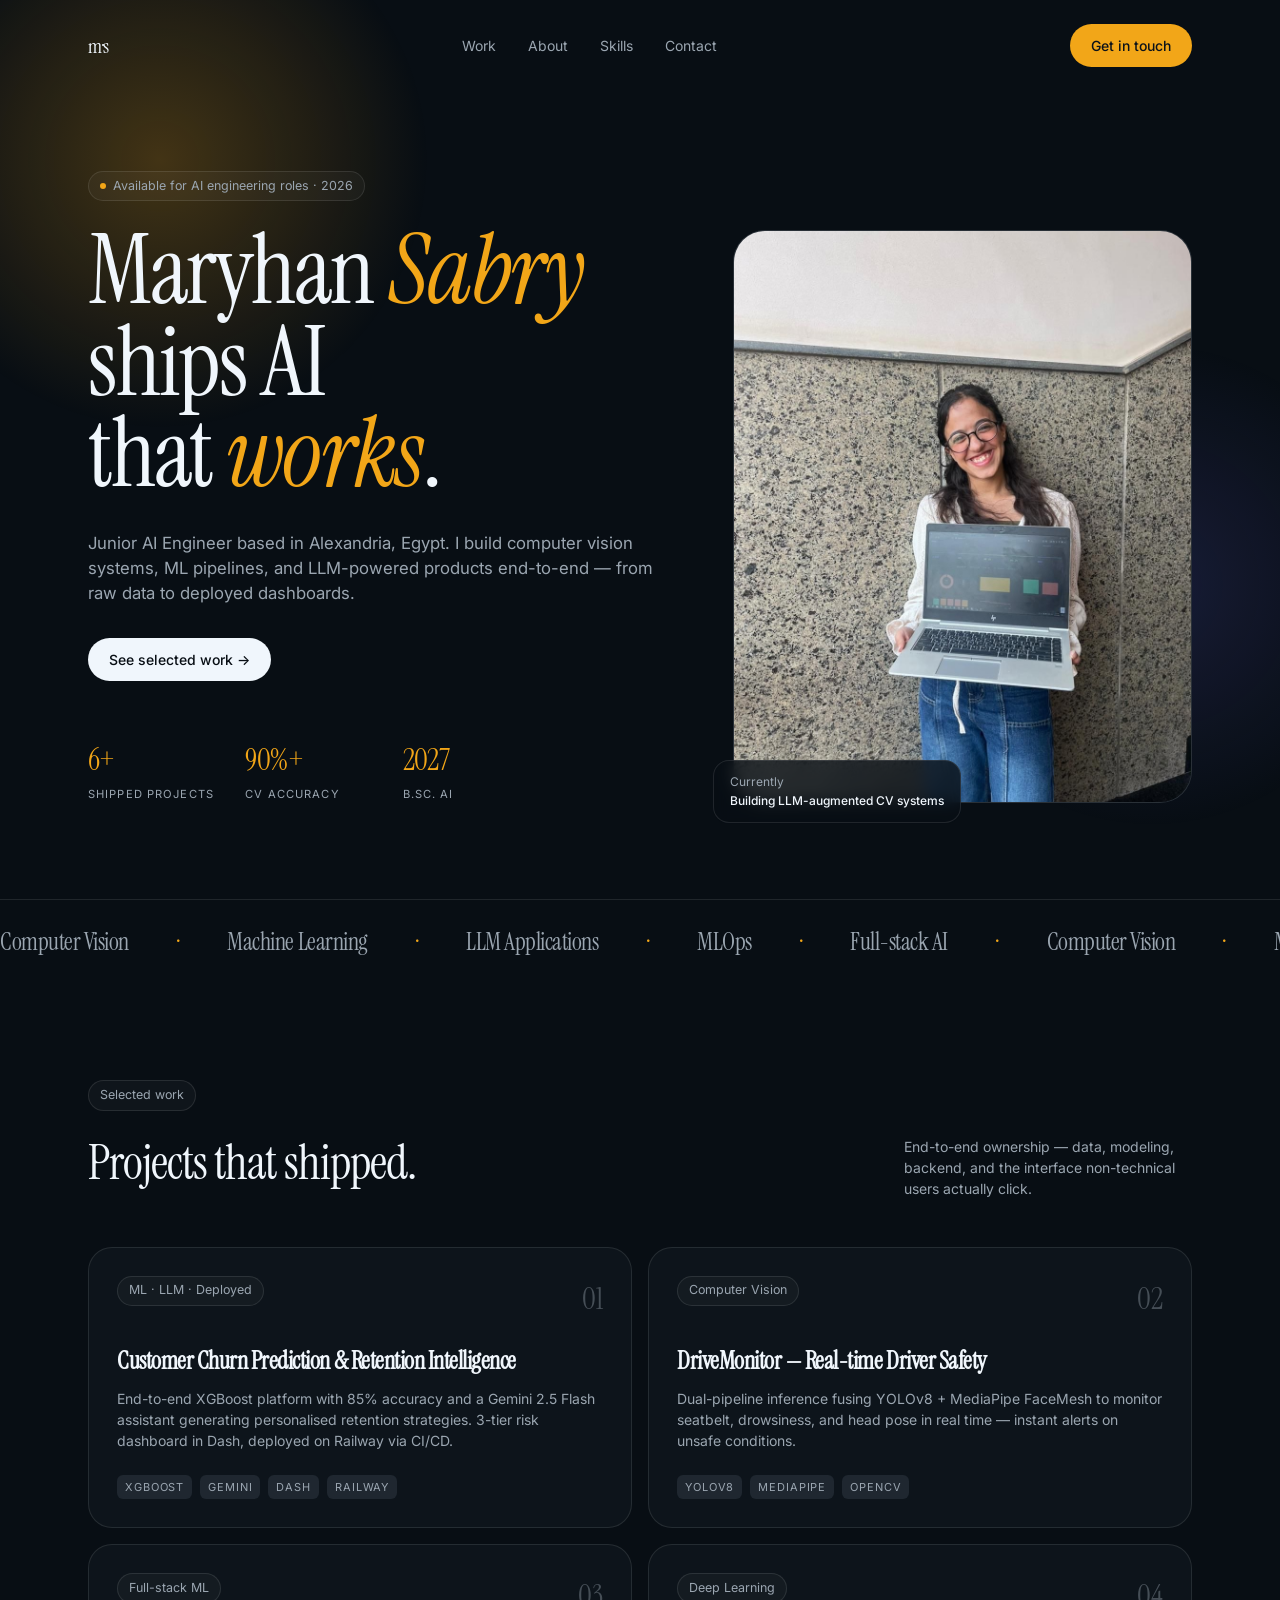
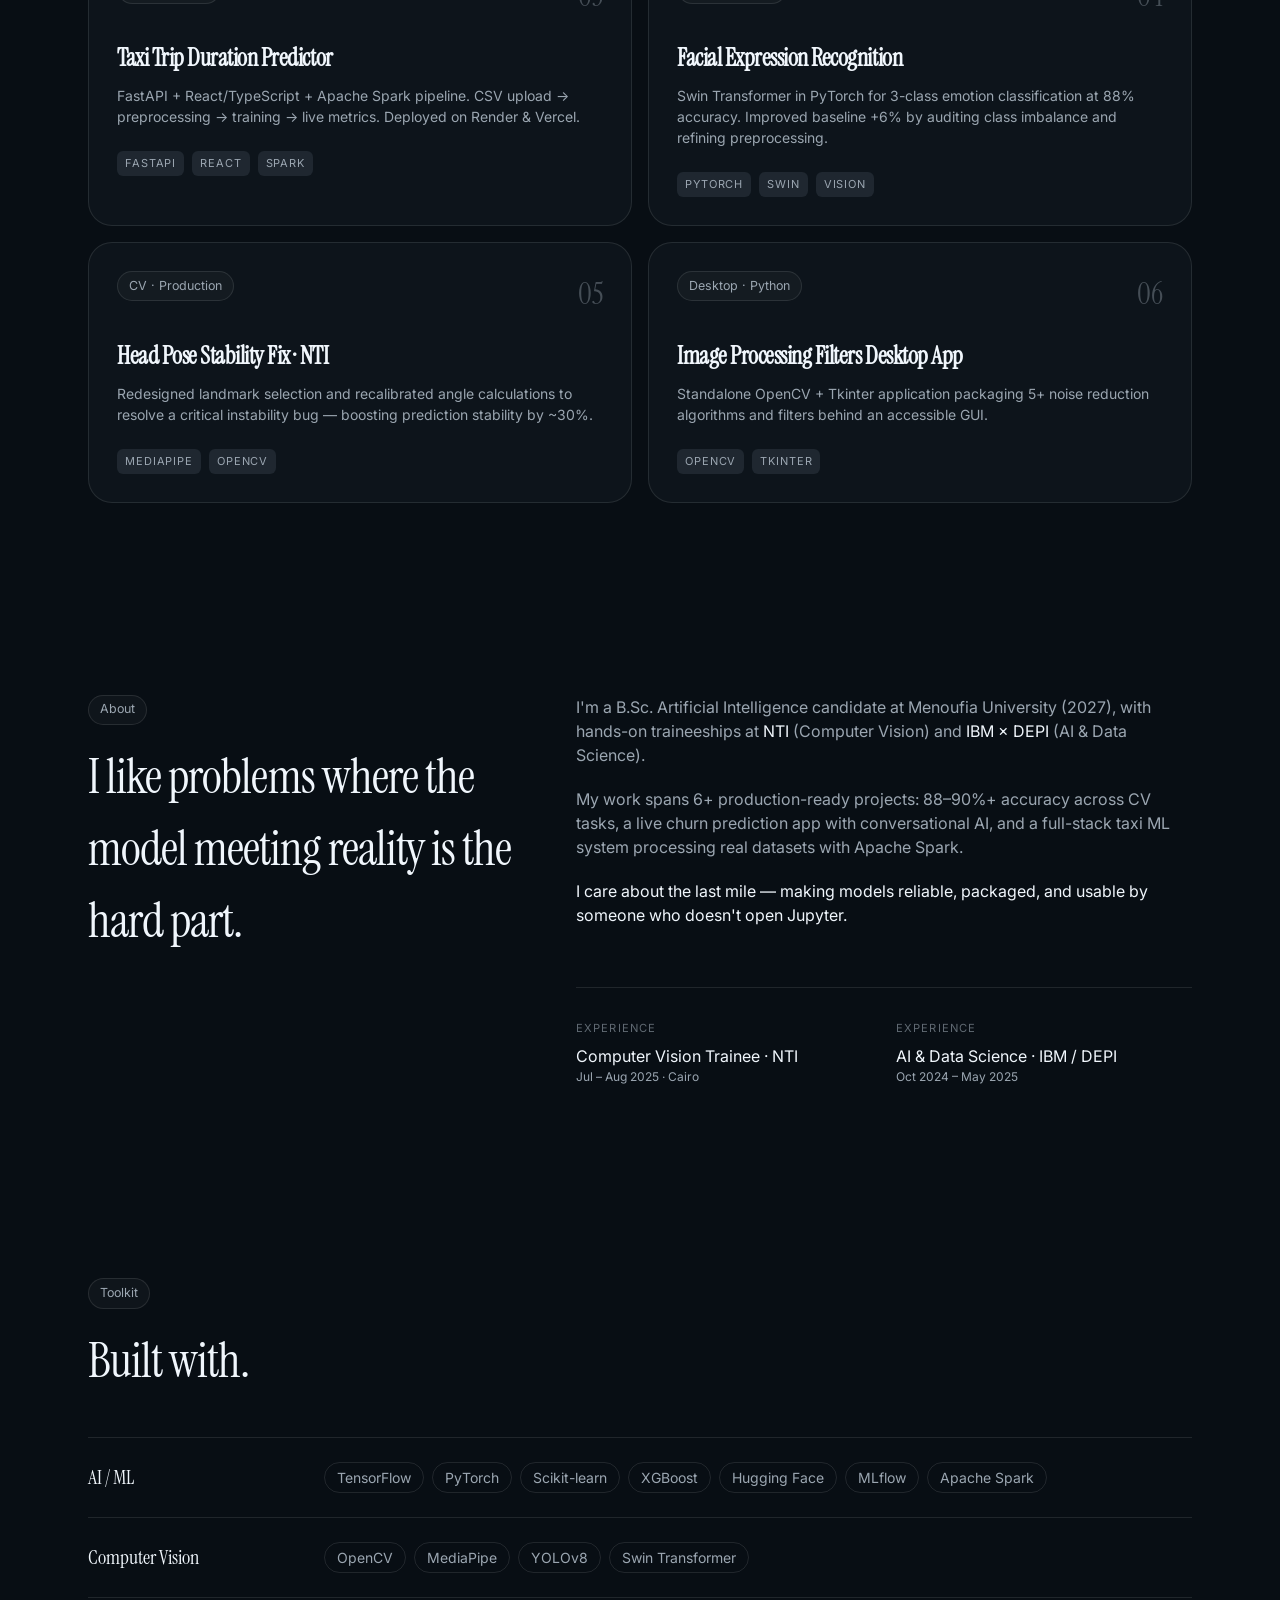
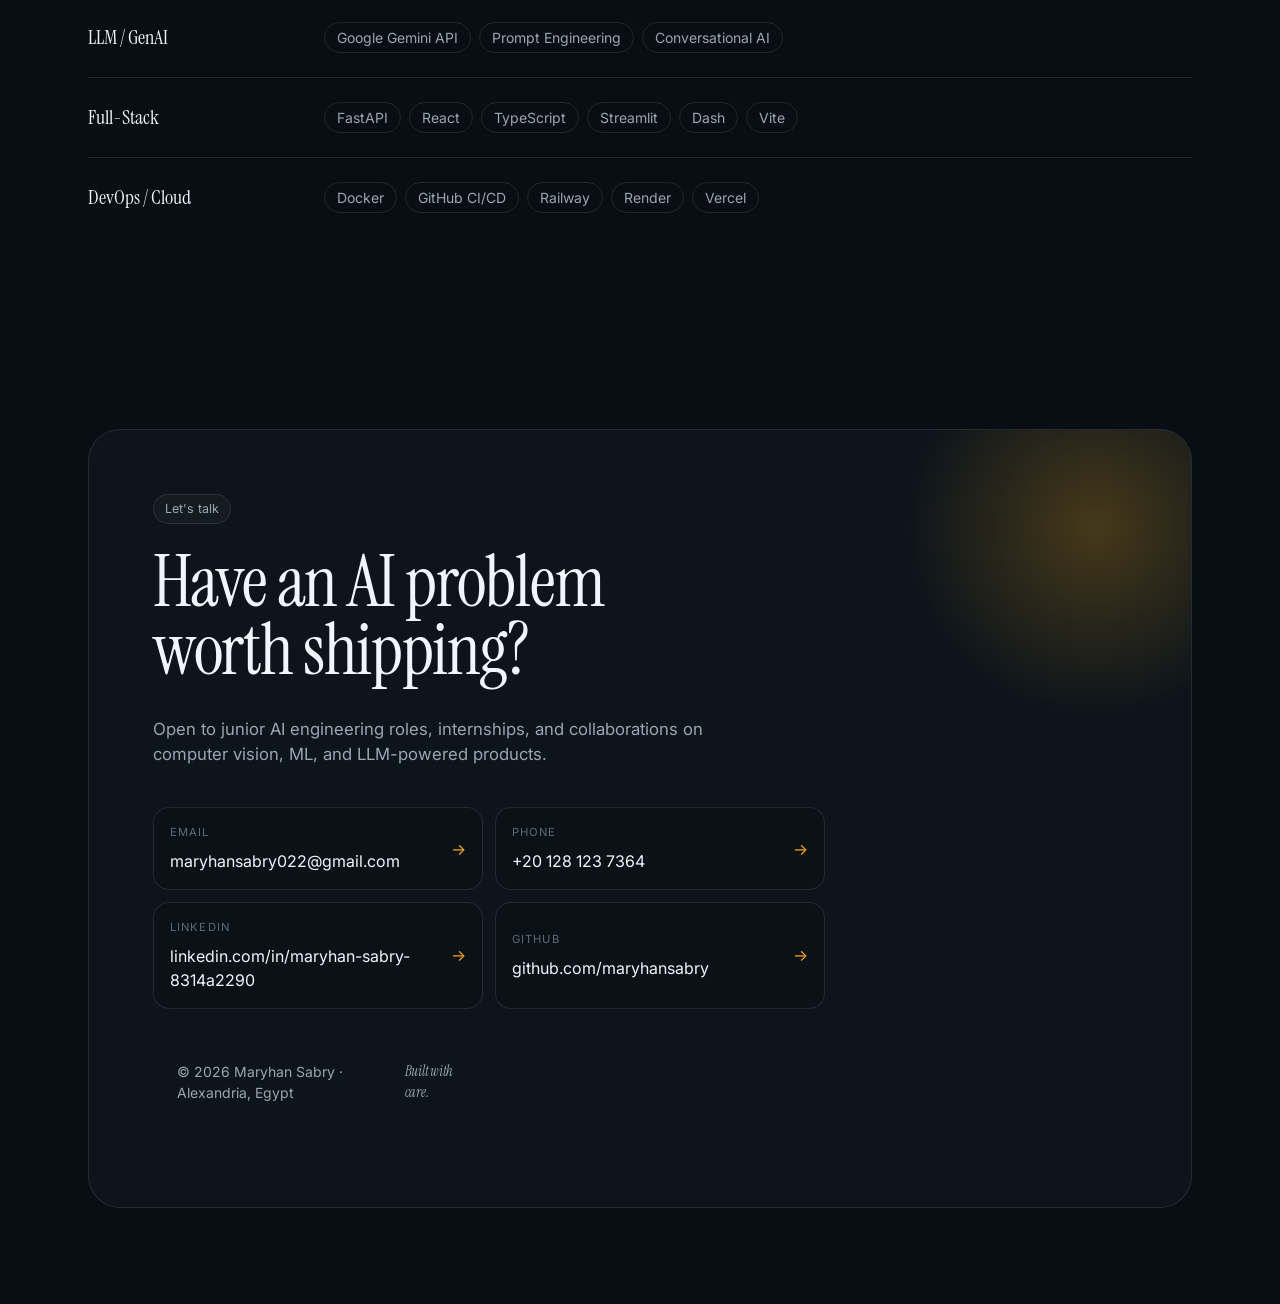
<file: index.html>
<!DOCTYPE html>
<html lang="en">
<head>
<meta charset="UTF-8" />
<meta name="viewport" content="width=device-width, initial-scale=1" />
<title>Maryhan Sabry — Junior AI Engineer</title>
<meta name="description" content="Portfolio of Maryhan Sabry — Junior AI Engineer. Computer vision, ML pipelines, and LLM-powered applications." />
<link rel="preconnect" href="https://fonts.googleapis.com">
<link rel="preconnect" href="https://fonts.gstatic.com" crossorigin>
<link href="https://fonts.googleapis.com/css2?family=Inter:wght@400;500;600&family=Instrument+Serif:ital@0;1&display=swap" rel="stylesheet">
<link rel="stylesheet" href="styles.css" />
</head>
<body>

<!-- Ambient backdrop -->
<div class="backdrop" aria-hidden="true">
  <div class="glow glow-1"></div>
  <div class="glow glow-2"></div>
</div>

<!-- Nav -->
<header class="nav container">
  <a href="#top" class="logo font-display">m·s</a>
  <nav class="nav-links">
    <a href="#work">Work</a>
    <a href="#about">About</a>
    <a href="#skills">Skills</a>
    <a href="#contact">Contact</a>
  </nav>
  <a href="mailto:maryhansabry022@gmail.com" class="btn btn-accent">Get in touch</a>
</header>

<!-- Hero -->
<section id="top" class="hero container">
  <div class="hero-text">
    <span class="chip"><span class="dot"></span>Available for AI engineering roles · 2026</span>
    <h1 class="font-display display">
      Maryhan <em>Sabry</em><br />
      ships AI<br />
      that <em>works</em>.
    </h1>
    <p class="lead">
      Junior AI Engineer based in Alexandria, Egypt. I build computer vision systems,
      ML pipelines, and LLM-powered products end-to-end — from raw data to deployed dashboards.
    </p>
    <div class="cta-row">
      <a href="#work" class="btn btn-dark">See selected work →</a>
      <!-- <a href="#contact" class="btn btn-ghost"></a> -->
    </div>
    <dl class="stats">
      <div><dt class="font-display">6+</dt><dd>shipped projects</dd></div>
      <div><dt class="font-display">90%+</dt><dd>CV accuracy</dd></div>
      <div><dt class="font-display">2027</dt><dd>B.Sc. AI</dd></div>
    </dl>
  </div>

  <div class="hero-photo">
    <div class="photo-frame grain">
      <img src="maryhan.jpg" alt="Maryhan Sabry" />
    </div>
    <div class="photo-badge">
      <div class="muted">Currently</div>
      <div class="badge-title">Building LLM-augmented CV systems</div>
    </div>
  </div>
</section>

<!-- Marquee -->
<div class="marquee-wrap hairline">
  <div class="marquee font-display" id="marquee"></div>
</div>

<!-- Work -->
<section id="work" class="container section">
  <div class="section-head">
    <div>
      <div class="chip">Selected work</div>
      <h2 class="font-display h2">Projects that shipped.</h2>
    </div>
    <p class="section-aside">End-to-end ownership — data, modeling, backend, and the interface non-technical users actually click.</p>
  </div>
  <div class="grid-projects" id="projects"></div>
</section>

<!-- About -->
<section id="about" class="container section">
  <div class="about-grid">
    <div>
      <div class="chip">About</div>
      <h2 class="font-display h2">I like problems where the model meeting reality is the hard part.</h2>
    </div>
    <div class="about-text">
      <p>I'm a B.Sc. Artificial Intelligence candidate at Menoufia University (2027), with hands-on traineeships at <span class="fg">NTI</span> (Computer Vision) and <span class="fg">IBM × DEPI</span> (AI &amp; Data Science).</p>
      <p>My work spans 6+ production-ready projects: 88–90%+ accuracy across CV tasks, a live churn prediction app with conversational AI, and a full-stack taxi ML system processing real datasets with Apache Spark.</p>
      <p class="fg">I care about the last mile — making models reliable, packaged, and usable by someone who doesn't open Jupyter.</p>
      <div class="hairline exp-grid">
        <div>
          <div class="kicker">Experience</div>
          <div class="fg mt">Computer Vision Trainee · NTI</div>
          <div class="muted small">Jul – Aug 2025 · Cairo</div>
        </div>
        <div>
          <div class="kicker">Experience</div>
          <div class="fg mt">AI &amp; Data Science · IBM / DEPI</div>
          <div class="muted small">Oct 2024 – May 2025</div>
        </div>
      </div>
    </div>
  </div>
</section>

<!-- Skills -->
<section id="skills" class="container section">
  <div class="chip">Toolkit</div>
  <h2 class="font-display h2">Built with.</h2>
  <div class="hairline skills-list" id="skills-list"></div>
</section>

<!-- Contact -->
<section id="contact" class="container section">
  <div class="contact-card">
    <div class="glow glow-contact" aria-hidden="true"></div>
    <div class="contact-inner">
      <div class="chip">Let's talk</div>
      <h2 class="font-display display-sm">Have an AI problem<br />worth shipping?</h2>
      <p class="lead">Open to junior AI engineering roles, internships, and collaborations on computer vision, ML, and LLM-powered products.</p>
      <div class="contact-grid">
        <a href="mailto:maryhansabry022@gmail.com" class="contact-item">
          <div><div class="kicker">Email</div><div class="mt fg">maryhansabry022@gmail.com</div></div><span class="arrow">→</span>
        </a>
        <!-- <a href="tel:+201281237364" class="contact-item"> -->
<a href="https://wa.me/qr/5JEZKEANE3GCG1" target="_blank" class="contact-item">
  <div>
    <div class="kicker">Phone</div>
    <div class="mt fg">+20 128 123 7364</div>
  </div>
  <span class="arrow">→</span>
</a>

<a href="https://www.linkedin.com/in/maryhan-sabry-8314a2290/" target="_blank" class="contact-item">
  <div>
    <div class="kicker">LinkedIn</div>
    <div class="mt fg">linkedin.com/in/maryhan-sabry-8314a2290</div>
  </div>
  <span class="arrow">→</span>
</a>

<a href="https://github.com/maryhansabry/" target="_blank" class="contact-item">
  <div>
    <div class="kicker">GitHub</div>
    <div class="mt fg">github.com/maryhansabry</div>
  </div>
  <span class="arrow">→</span>
</a>

<footer class="container footer">
  <div id="year-line">© Maryhan Sabry · Alexandria, Egypt</div>
  <div class="font-display"><em>Built with care.</em></div>
</footer>

<script src="script.js"></script>
</body>
</html>
</file>
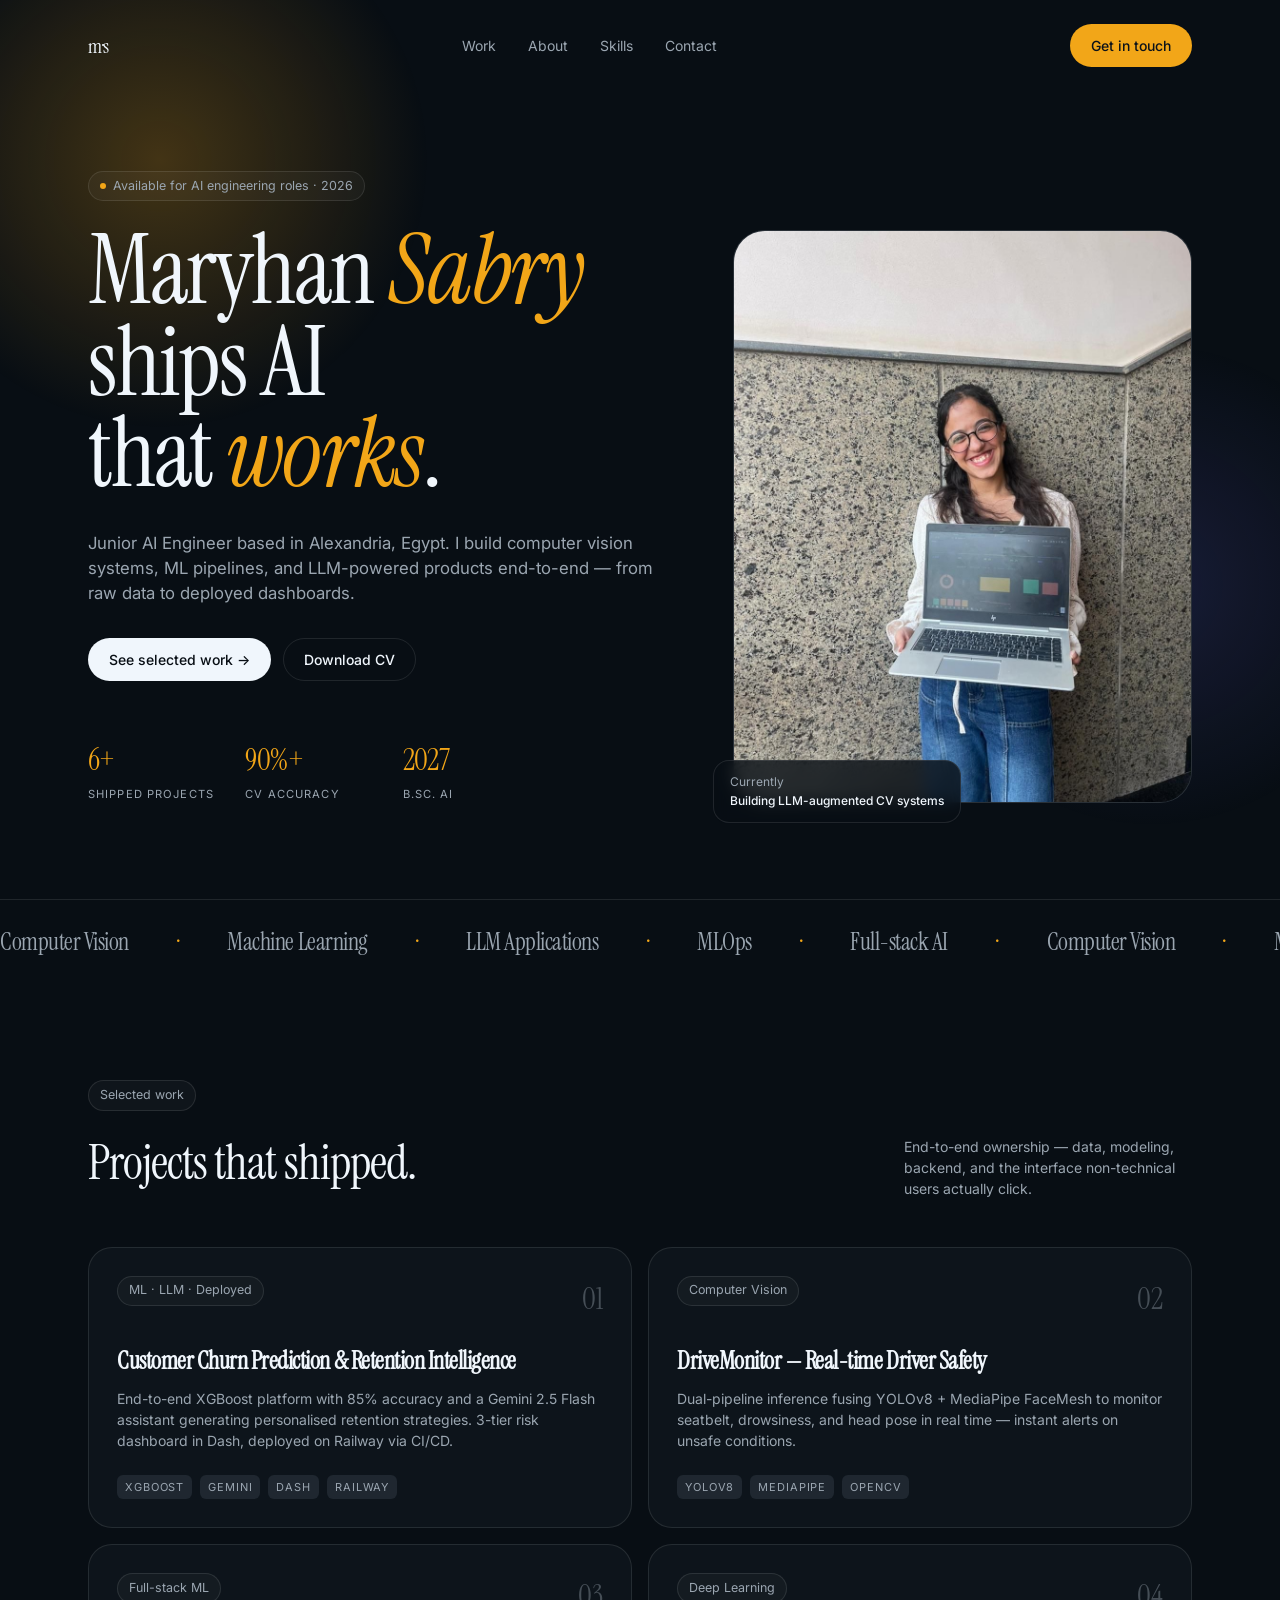
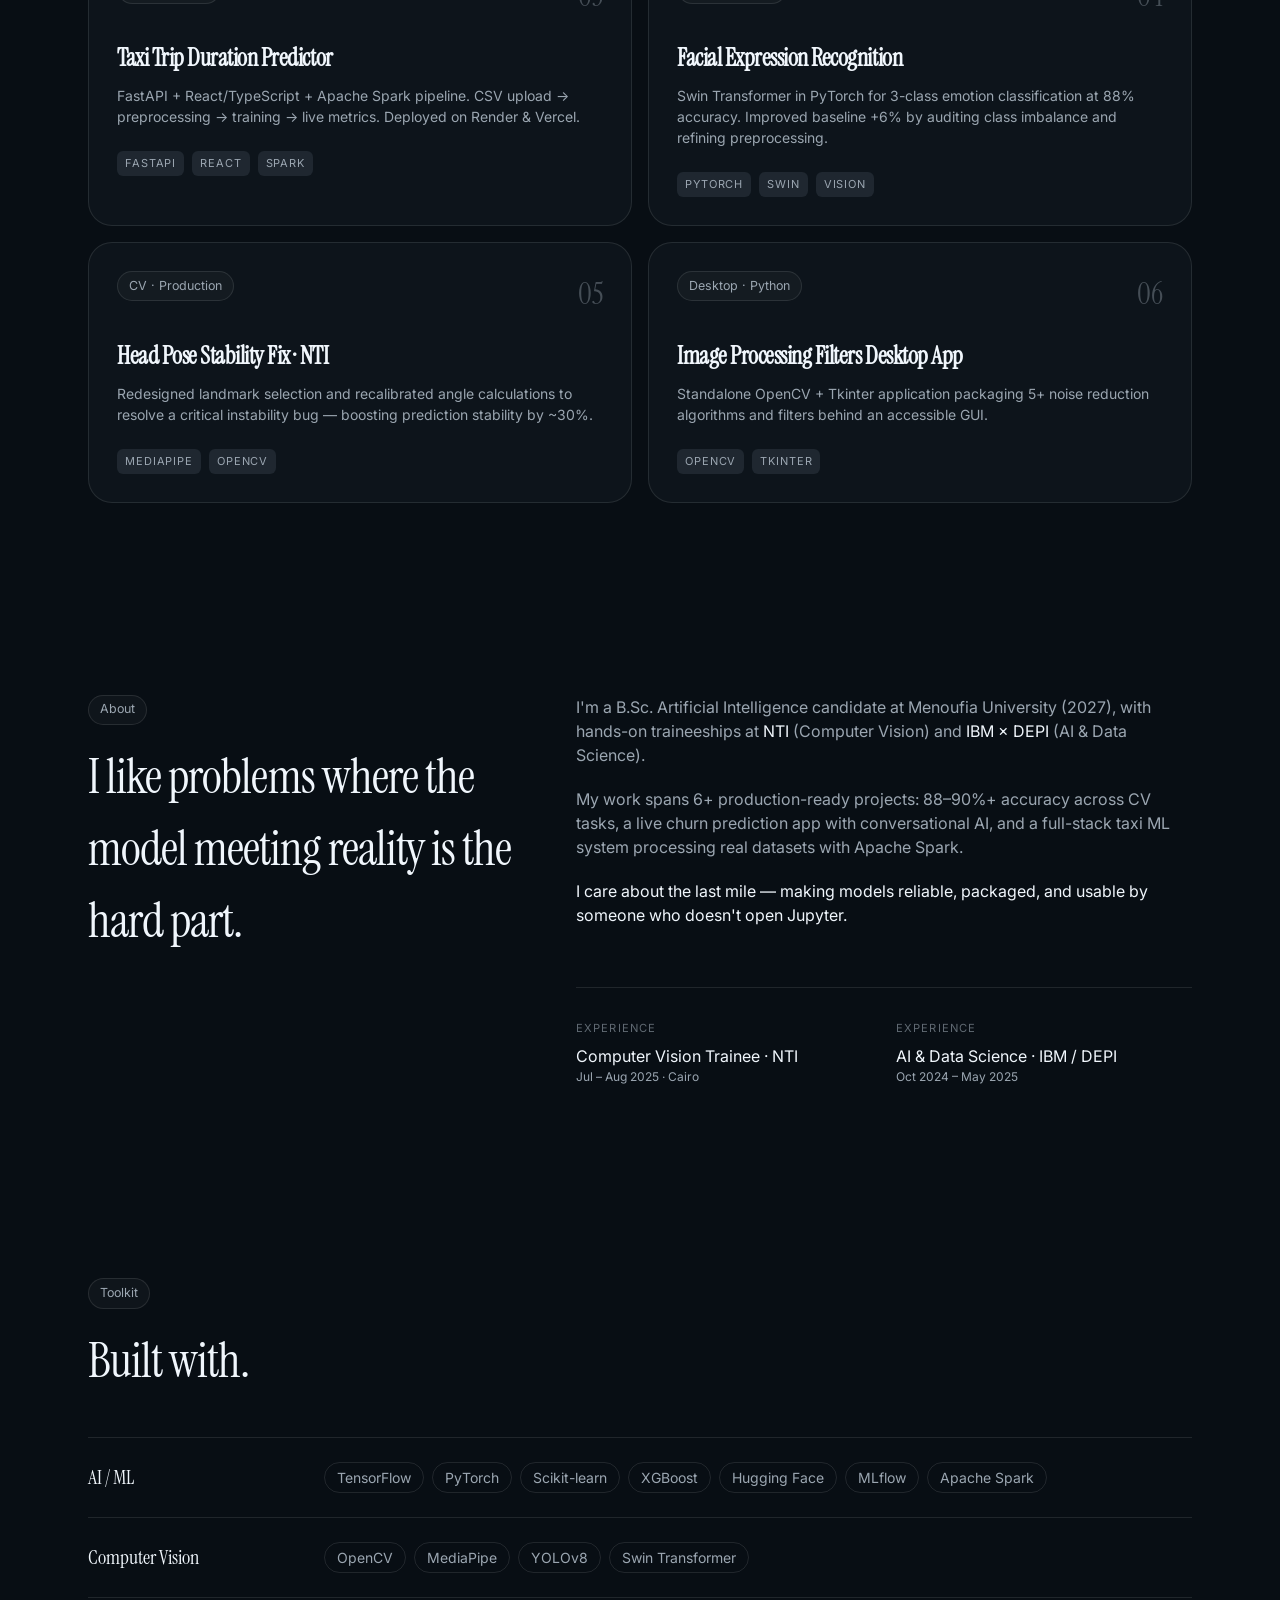
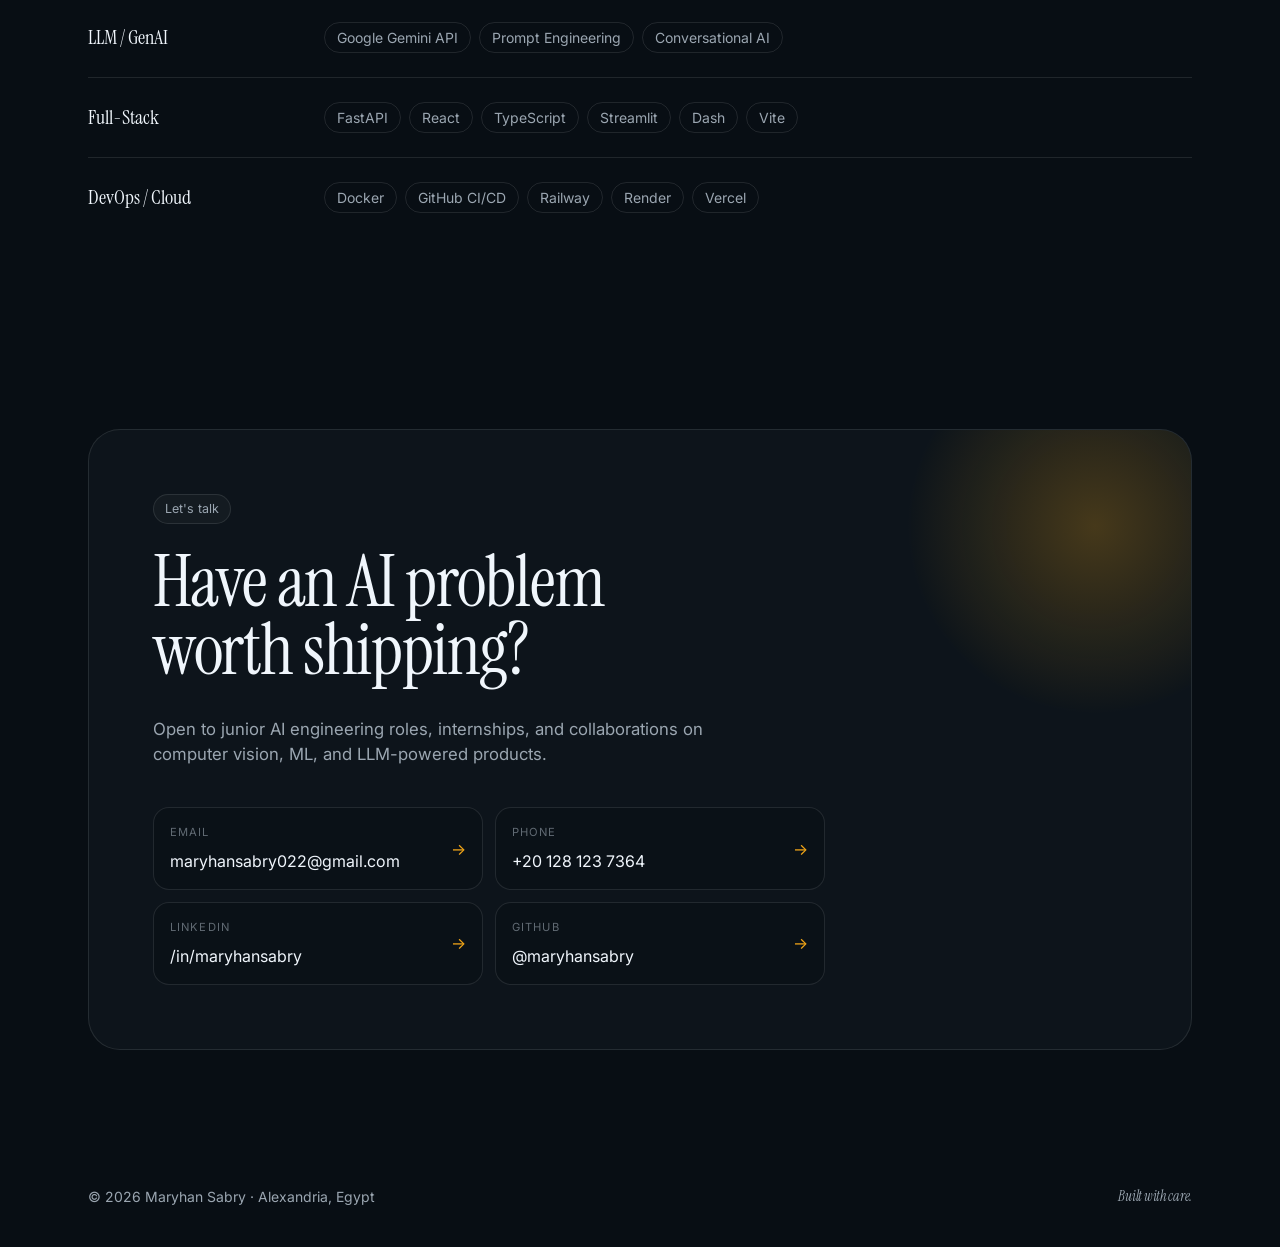
<file: index (1).html>
<!DOCTYPE html>
<html lang="en">
<head>
<meta charset="UTF-8" />
<meta name="viewport" content="width=device-width, initial-scale=1" />
<title>Maryhan Sabry — Junior AI Engineer</title>
<meta name="description" content="Portfolio of Maryhan Sabry — Junior AI Engineer. Computer vision, ML pipelines, and LLM-powered applications." />
<link rel="preconnect" href="https://fonts.googleapis.com">
<link rel="preconnect" href="https://fonts.gstatic.com" crossorigin>
<link href="https://fonts.googleapis.com/css2?family=Inter:wght@400;500;600&family=Instrument+Serif:ital@0;1&display=swap" rel="stylesheet">
<link rel="stylesheet" href="styles.css" />
</head>
<body>

<!-- Ambient backdrop -->
<div class="backdrop" aria-hidden="true">
  <div class="glow glow-1"></div>
  <div class="glow glow-2"></div>
</div>

<!-- Nav -->
<header class="nav container">
  <a href="#top" class="logo font-display">m·s</a>
  <nav class="nav-links">
    <a href="#work">Work</a>
    <a href="#about">About</a>
    <a href="#skills">Skills</a>
    <a href="#contact">Contact</a>
  </nav>
  <a href="mailto:maryhansabry022@gmail.com" class="btn btn-accent">Get in touch</a>
</header>

<!-- Hero -->
<section id="top" class="hero container">
  <div class="hero-text">
    <span class="chip"><span class="dot"></span>Available for AI engineering roles · 2026</span>
    <h1 class="font-display display">
      Maryhan <em>Sabry</em><br />
      ships AI<br />
      that <em>works</em>.
    </h1>
    <p class="lead">
      Junior AI Engineer based in Alexandria, Egypt. I build computer vision systems,
      ML pipelines, and LLM-powered products end-to-end — from raw data to deployed dashboards.
    </p>
    <div class="cta-row">
      <a href="#work" class="btn btn-dark">See selected work →</a>
      <a href="#contact" class="btn btn-ghost">Download CV</a>
    </div>
    <dl class="stats">
      <div><dt class="font-display">6+</dt><dd>shipped projects</dd></div>
      <div><dt class="font-display">90%+</dt><dd>CV accuracy</dd></div>
      <div><dt class="font-display">2027</dt><dd>B.Sc. AI</dd></div>
    </dl>
  </div>

  <div class="hero-photo">
    <div class="photo-frame grain">
      <img src="maryhan.jpg" alt="Maryhan Sabry" />
    </div>
    <div class="photo-badge">
      <div class="muted">Currently</div>
      <div class="badge-title">Building LLM-augmented CV systems</div>
    </div>
  </div>
</section>

<!-- Marquee -->
<div class="marquee-wrap hairline">
  <div class="marquee font-display" id="marquee"></div>
</div>

<!-- Work -->
<section id="work" class="container section">
  <div class="section-head">
    <div>
      <div class="chip">Selected work</div>
      <h2 class="font-display h2">Projects that shipped.</h2>
    </div>
    <p class="section-aside">End-to-end ownership — data, modeling, backend, and the interface non-technical users actually click.</p>
  </div>
  <div class="grid-projects" id="projects"></div>
</section>

<!-- About -->
<section id="about" class="container section">
  <div class="about-grid">
    <div>
      <div class="chip">About</div>
      <h2 class="font-display h2">I like problems where the model meeting reality is the hard part.</h2>
    </div>
    <div class="about-text">
      <p>I'm a B.Sc. Artificial Intelligence candidate at Menoufia University (2027), with hands-on traineeships at <span class="fg">NTI</span> (Computer Vision) and <span class="fg">IBM × DEPI</span> (AI &amp; Data Science).</p>
      <p>My work spans 6+ production-ready projects: 88–90%+ accuracy across CV tasks, a live churn prediction app with conversational AI, and a full-stack taxi ML system processing real datasets with Apache Spark.</p>
      <p class="fg">I care about the last mile — making models reliable, packaged, and usable by someone who doesn't open Jupyter.</p>
      <div class="hairline exp-grid">
        <div>
          <div class="kicker">Experience</div>
          <div class="fg mt">Computer Vision Trainee · NTI</div>
          <div class="muted small">Jul – Aug 2025 · Cairo</div>
        </div>
        <div>
          <div class="kicker">Experience</div>
          <div class="fg mt">AI &amp; Data Science · IBM / DEPI</div>
          <div class="muted small">Oct 2024 – May 2025</div>
        </div>
      </div>
    </div>
  </div>
</section>

<!-- Skills -->
<section id="skills" class="container section">
  <div class="chip">Toolkit</div>
  <h2 class="font-display h2">Built with.</h2>
  <div class="hairline skills-list" id="skills-list"></div>
</section>

<!-- Contact -->
<section id="contact" class="container section">
  <div class="contact-card">
    <div class="glow glow-contact" aria-hidden="true"></div>
    <div class="contact-inner">
      <div class="chip">Let's talk</div>
      <h2 class="font-display display-sm">Have an AI problem<br />worth shipping?</h2>
      <p class="lead">Open to junior AI engineering roles, internships, and collaborations on computer vision, ML, and LLM-powered products.</p>
      <div class="contact-grid">
        <a href="mailto:maryhansabry022@gmail.com" class="contact-item">
          <div><div class="kicker">Email</div><div class="mt fg">maryhansabry022@gmail.com</div></div><span class="arrow">→</span>
        </a>
        <a href="tel:+201281237364" class="contact-item">
          <div><div class="kicker">Phone</div><div class="mt fg">+20 128 123 7364</div></div><span class="arrow">→</span>
        </a>
        <a href="#" class="contact-item">
          <div><div class="kicker">LinkedIn</div><div class="mt fg">/in/maryhansabry</div></div><span class="arrow">→</span>
        </a>
        <a href="#" class="contact-item">
          <div><div class="kicker">GitHub</div><div class="mt fg">@maryhansabry</div></div><span class="arrow">→</span>
        </a>
      </div>
    </div>
  </div>
</section>

<footer class="container footer">
  <div id="year-line">© Maryhan Sabry · Alexandria, Egypt</div>
  <div class="font-display"><em>Built with care.</em></div>
</footer>

<script src="script.js"></script>
</body>
</html>
</file>
<file: styles.css>
:root {
  --background: oklch(0.16 0.015 250);
  --surface: oklch(0.21 0.02 250);
  --foreground: oklch(0.97 0.01 250);
  --muted: oklch(0.27 0.02 250);
  --muted-foreground: oklch(0.72 0.02 250);
  --accent: oklch(0.78 0.16 75);
  --accent-foreground: oklch(0.18 0.02 250);
  --border: oklch(1 0 0 / 10%);
  --font-display: "Instrument Serif", ui-serif, Georgia, serif;
  --font-sans: "Inter", ui-sans-serif, system-ui, sans-serif;
}

* { box-sizing: border-box; margin: 0; padding: 0; border-color: var(--border); }
html { scroll-behavior: smooth; }
body {
  background: var(--background);
  color: var(--foreground);
  font-family: var(--font-sans);
  -webkit-font-smoothing: antialiased;
  font-size: 16px;
  line-height: 1.5;
  overflow-x: hidden;
}
a { color: inherit; text-decoration: none; }
img { display: block; max-width: 100%; }
em { font-style: italic; }
::selection { background: var(--accent); color: var(--accent-foreground); }

.font-display { font-family: var(--font-display); font-weight: 400; letter-spacing: -0.02em; }
.fg { color: var(--foreground); }
.muted { color: var(--muted-foreground); }
.small { font-size: 0.75rem; }
.mt { margin-top: 0.5rem; }
.kicker { font-size: 0.7rem; text-transform: uppercase; letter-spacing: 0.1em; color: oklch(0.72 0.02 250 / 0.6); }
.hairline { border-top: 1px solid var(--border); }

.container { max-width: 72rem; margin: 0 auto; padding-left: 1.5rem; padding-right: 1.5rem; }

/* Backdrop glows */
.backdrop { position: fixed; inset: 0; z-index: -1; pointer-events: none; }
.glow { position: absolute; border-radius: 9999px; }
.glow-1 {
  top: -10rem; left: -10rem; width: 40rem; height: 40rem;
  background: radial-gradient(60% 60% at 50% 50%, oklch(0.78 0.16 75 / 0.25), transparent 70%);
}
.glow-2 {
  top: 33%; right: -10rem; width: 36rem; height: 36rem;
  background: radial-gradient(60% 60% at 50% 50%, oklch(0.55 0.18 280 / 0.18), transparent 70%);
}

/* Nav */
.nav { display: flex; align-items: center; justify-content: space-between; padding-top: 1.5rem; padding-bottom: 1.5rem; }
.logo { font-size: 1.25rem; }
.nav-links { display: none; gap: 2rem; font-size: 0.875rem; color: var(--muted-foreground); }
.nav-links a:hover { color: var(--foreground); transition: color .2s; }
@media (min-width: 768px) { .nav-links { display: flex; } }

/* Buttons */
.btn { display: inline-flex; align-items: center; gap: .4rem; padding: 0.625rem 1.25rem; border-radius: 9999px; font-size: 0.875rem; font-weight: 500; transition: all .2s; border: 1px solid transparent; cursor: pointer; }
.btn-accent { background: var(--accent); color: var(--accent-foreground); }
.btn-accent:hover { opacity: 0.9; }
.btn-dark { background: var(--foreground); color: var(--background); }
.btn-dark:hover { opacity: 0.9; }
.btn-ghost { border-color: var(--border); color: var(--foreground); }
.btn-ghost:hover { background: var(--muted); }

/* Chip */
.chip {
  display: inline-flex; align-items: center; gap: 0.4rem;
  padding: 0.3rem 0.7rem; border: 1px solid var(--border);
  border-radius: 9999px; font-size: 0.78rem; color: var(--muted-foreground);
  background: oklch(1 0 0 / 3%);
}
.dot { width: 6px; height: 6px; border-radius: 9999px; background: var(--accent); }

/* Hero */
.hero { display: grid; gap: 3rem; padding-top: 3rem; padding-bottom: 6rem; }
@media (min-width: 768px) {
  .hero { grid-template-columns: 1.3fr 1fr; align-items: end; padding-top: 5rem; }
}
.display {
  font-size: clamp(3rem, 8vw, 6rem);
  line-height: 0.95;
  margin-top: 1.5rem;
}
.display em { color: var(--accent); }
.display-sm { font-size: clamp(2.5rem, 6vw, 4.5rem); line-height: 0.95; margin-top: 1.5rem; }
.lead { margin-top: 2rem; max-width: 36rem; font-size: 1.05rem; color: var(--muted-foreground); }
.cta-row { display: flex; flex-wrap: wrap; gap: 0.75rem; margin-top: 2rem; }
.stats { display: grid; grid-template-columns: repeat(3, 1fr); gap: 1.5rem; margin-top: 3.5rem; max-width: 28rem; }
.stats dt { font-size: 1.875rem; color: var(--accent); }
.stats dd { margin-top: 0.25rem; font-size: 0.7rem; text-transform: uppercase; letter-spacing: 0.1em; color: var(--muted-foreground); }

/* Hero photo */
.hero-photo { position: relative; }
.photo-frame {
  position: relative; overflow: hidden;
  border-radius: 2rem; border: 1px solid var(--border);
  background: var(--surface);
}
.photo-frame img { aspect-ratio: 4 / 5; width: 100%; object-fit: cover; }
.grain::before {
  content: ""; position: absolute; inset: 0;
  background-image: url("data:image/svg+xml;utf8,<svg xmlns='http://www.w3.org/2000/svg' width='160' height='160'><filter id='n'><feTurbulence type='fractalNoise' baseFrequency='0.9' numOctaves='2'/><feColorMatrix values='0 0 0 0 0  0 0 0 0 0  0 0 0 0 0  0 0 0 0.6 0'/></filter><rect width='100%25' height='100%25' filter='url(%23n)' opacity='0.5'/></svg>");
  opacity: 0.06; pointer-events: none; mix-blend-mode: overlay;
}
.photo-badge {
  position: absolute; bottom: -1.25rem; left: -1.25rem;
  border: 1px solid var(--border); border-radius: 1rem;
  background: oklch(0.16 0.015 250 / 0.8); backdrop-filter: blur(8px);
  padding: 0.75rem 1rem; font-size: 0.75rem;
}
.badge-title { margin-top: 0.1rem; font-weight: 500; }

/* Marquee */
.marquee-wrap { overflow: hidden; padding: 1.5rem 0; }
.marquee { display: flex; gap: 3rem; width: max-content; white-space: nowrap; font-size: 1.5rem; color: var(--muted-foreground); animation: marquee 40s linear infinite; }
.marquee .sep { color: var(--accent); }
@keyframes marquee { from { transform: translateX(0); } to { transform: translateX(-50%); } }

/* Sections */
.section { padding-top: 6rem; padding-bottom: 6rem; }
.h2 { font-size: clamp(2rem, 4vw, 3rem); margin-top: 1rem; }
.section-head { display: flex; align-items: flex-end; justify-content: space-between; gap: 2rem; }
.section-aside { display: none; max-width: 18rem; font-size: 0.875rem; color: var(--muted-foreground); }
@media (min-width: 768px) { .section-aside { display: block; } }

/* Projects */
.grid-projects { display: grid; gap: 1rem; margin-top: 3rem; }
@media (min-width: 768px) { .grid-projects { grid-template-columns: 1fr 1fr; } }
.project {
  position: relative; overflow: hidden; border-radius: 1.5rem;
  border: 1px solid var(--border); background: oklch(0.21 0.02 250 / 0.6);
  padding: 1.75rem; transition: all .25s;
}
.project:hover { border-color: oklch(0.78 0.16 75 / 0.4); background: var(--surface); }
.project-head { display: flex; align-items: flex-start; justify-content: space-between; gap: 1rem; }
.project-num { font-family: var(--font-display); font-size: 1.875rem; color: oklch(0.72 0.02 250 / 0.4); }
.project-title { font-family: var(--font-display); letter-spacing: -0.02em; margin-top: 1.5rem; font-size: 1.5rem; line-height: 1.3; }
.project-blurb { margin-top: 0.75rem; font-size: 0.875rem; color: var(--muted-foreground); }
.stack { display: flex; flex-wrap: wrap; gap: 0.5rem; margin-top: 1.5rem; }
.stack span { background: var(--muted); border-radius: 0.375rem; padding: 0.25rem 0.5rem; font-size: 11px; text-transform: uppercase; letter-spacing: 0.08em; color: var(--muted-foreground); }

/* About */
.about-grid { display: grid; gap: 3rem; }
@media (min-width: 768px) { .about-grid { grid-template-columns: 1fr 1.4fr; } }
.about-text { display: flex; flex-direction: column; gap: 1.25rem; color: var(--muted-foreground); }
.exp-grid { display: grid; grid-template-columns: 1fr 1fr; gap: 1.5rem; padding-top: 2rem; margin-top: 2.5rem; }

/* Skills */
.skills-list { margin-top: 2.5rem; }
.skill-row { display: grid; gap: 1rem; padding: 1.5rem 0; border-bottom: 1px solid var(--border); }
.skill-row:last-child { border-bottom: none; }
@media (min-width: 768px) { .skill-row { grid-template-columns: 220px 1fr; align-items: center; } }
.skill-cat { font-family: var(--font-display); font-size: 1.25rem; }
.skill-tags { display: flex; flex-wrap: wrap; gap: 0.5rem; }
.skill-tags span { border: 1px solid var(--border); border-radius: 9999px; padding: 0.25rem 0.75rem; font-size: 0.875rem; color: var(--muted-foreground); transition: all .2s; }
.skill-tags span:hover { border-color: oklch(0.78 0.16 75 / 0.5); color: var(--foreground); }

/* Contact */
.contact-card { position: relative; overflow: hidden; border-radius: 2rem; border: 1px solid var(--border); background: oklch(0.21 0.02 250 / 0.6); padding: 2.5rem; }
@media (min-width: 768px) { .contact-card { padding: 4rem; } }
.glow-contact { top: -8rem; right: -8rem; width: 28rem; height: 28rem; background: radial-gradient(60% 60% at 50% 50%, oklch(0.78 0.16 75 / 0.25), transparent 70%); position: absolute; border-radius: 9999px; }
.contact-inner { position: relative; }
.contact-grid { display: grid; gap: 0.75rem; margin-top: 2.5rem; max-width: 42rem; }
@media (min-width: 640px) { .contact-grid { grid-template-columns: 1fr 1fr; } }
.contact-item { display: flex; align-items: center; justify-content: space-between; border: 1px solid var(--border); border-radius: 1rem; padding: 1rem; background: oklch(0.16 0.015 250 / 0.4); transition: all .2s; }
.contact-item:hover { border-color: oklch(0.78 0.16 75 / 0.5); }
.contact-item .arrow { color: var(--accent); transition: transform .2s; }
.contact-item:hover .arrow { transform: translateX(4px); }

/* Footer */
.footer { display: flex; flex-direction: column; align-items: flex-start; justify-content: space-between; gap: 1rem; padding-top: 2.5rem; padding-bottom: 2.5rem; font-size: 0.875rem; color: var(--muted-foreground); }
@media (min-width: 768px) { .footer { flex-direction: row; align-items: center; } }
</file>
